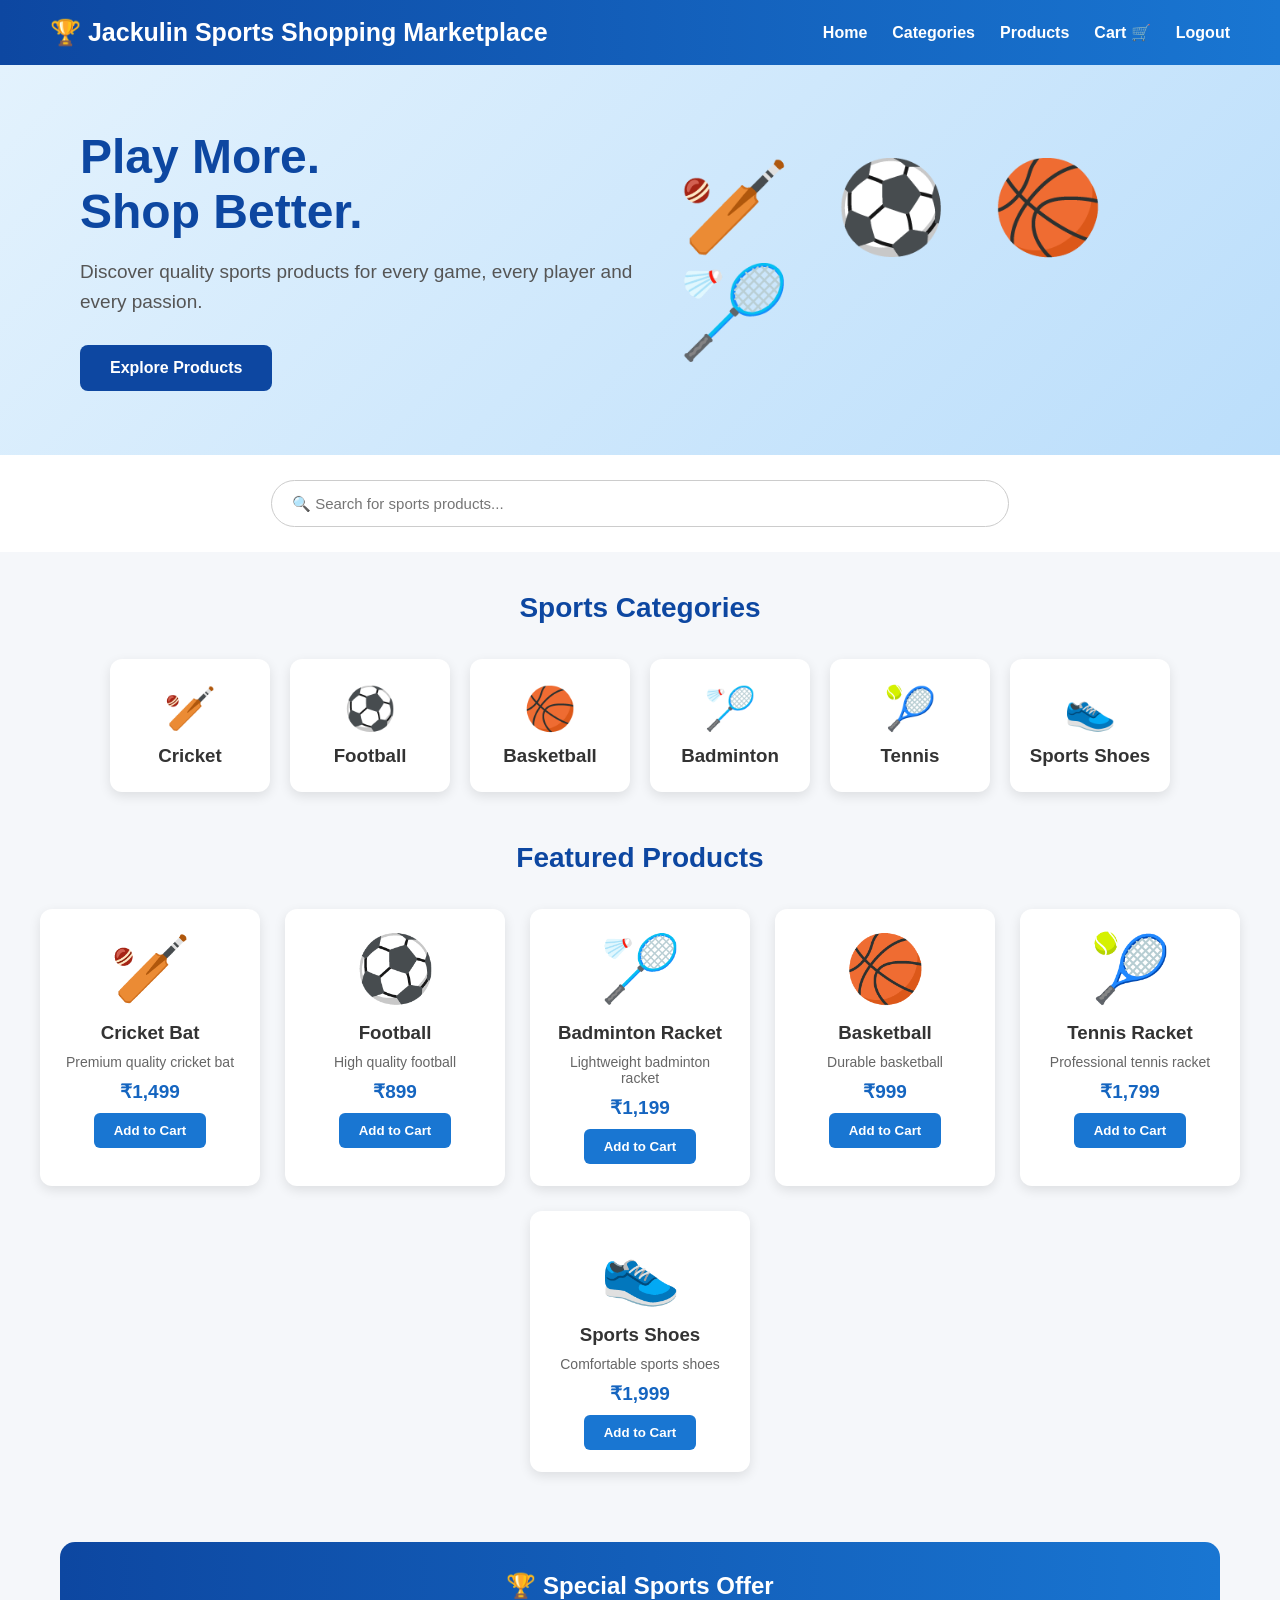
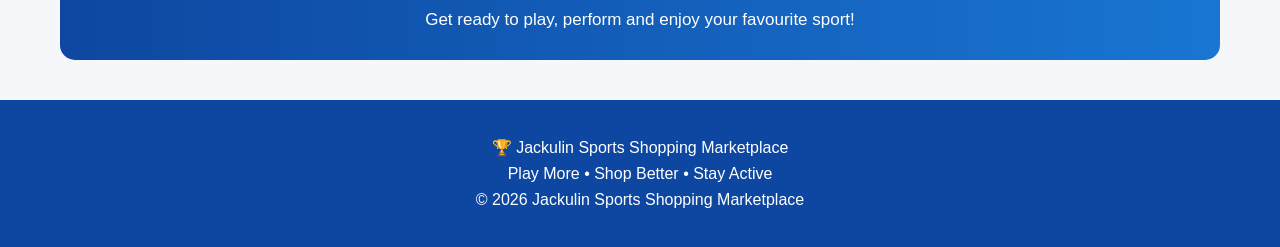
<file: home.html>
<!DOCTYPE html>
<html lang="en">

<head>
    <meta charset="UTF-8">
    <meta name="viewport" content="width=device-width, initial-scale=1.0">

    <title>Jackulin Sports Shopping Marketplace</title>

    <style>

        * {
            margin: 0;
            padding: 0;
            box-sizing: border-box;
        }

        body {
            font-family: Arial, sans-serif;
            background-color: #f5f7fa;
            color: #222;
        }

        /* ================= HEADER ================= */

        header {
            background: linear-gradient(90deg, #0d47a1, #1976d2);
            color: white;

            padding: 18px 50px;

            display: flex;
            justify-content: space-between;
            align-items: center;

            position: sticky;
            top: 0;
            z-index: 1000;
        }

        .logo {
            font-size: 25px;
            font-weight: bold;
        }

        nav {
            display: flex;
            align-items: center;
        }

        nav a {
            color: white;
            text-decoration: none;

            margin-left: 25px;

            font-weight: bold;
        }

        nav a:hover {
            color: #ffeb3b;
        }


        /* ================= HERO SECTION ================= */

        .hero {
            min-height: 390px;

            display: flex;
            justify-content: space-between;
            align-items: center;

            padding: 60px 80px;

            background: linear-gradient(
                135deg,
                #e3f2fd,
                #bbdefb
            );
        }

        .hero-content {
            max-width: 600px;
        }

        .hero-content h1 {
            font-size: 48px;
            color: #0d47a1;

            margin-bottom: 18px;
        }

        .hero-content p {
            font-size: 19px;
            color: #555;

            line-height: 1.6;

            margin-bottom: 28px;
        }

        .shop-btn {
            display: inline-block;

            padding: 14px 30px;

            background: #0d47a1;

            color: white;

            text-decoration: none;

            border-radius: 8px;

            font-weight: bold;
        }

        .shop-btn:hover {
            background: #1565c0;
        }

        .sports-icons {
            font-size: 90px;
            letter-spacing: 10px;
        }


        /* ================= SEARCH ================= */

        .search-section {
            background: white;

            text-align: center;

            padding: 25px;
        }

        .search {
            width: 60%;

            padding: 14px 20px;

            border: 1px solid #ccc;

            border-radius: 25px;

            font-size: 15px;
        }


        /* ================= SECTION TITLE ================= */

        .section-title {
            text-align: center;

            margin: 40px 0 25px;

            color: #0d47a1;

            font-size: 28px;
        }


        /* ================= CATEGORIES ================= */

        .categories {
            display: flex;

            justify-content: center;

            gap: 20px;

            flex-wrap: wrap;

            padding: 10px 40px;
        }

        .category {
            width: 160px;

            padding: 25px 10px;

            background: white;

            text-align: center;

            border-radius: 12px;

            box-shadow: 0 4px 12px rgba(0,0,0,0.10);

            cursor: pointer;

            transition: 0.3s;
        }

        .category:hover {
            transform: translateY(-6px);

            box-shadow: 0 8px 18px rgba(0,0,0,0.15);
        }

        .category-icon {
            font-size: 42px;

            margin-bottom: 12px;
        }

        .category h3 {
            color: #333;
        }


        /* ================= PRODUCTS ================= */

        .products {
            display: flex;

            justify-content: center;

            gap: 25px;

            flex-wrap: wrap;

            padding: 10px 40px 50px;
        }

        .product {
            width: 220px;

            background: white;

            padding: 22px;

            text-align: center;

            border-radius: 12px;

            box-shadow: 0 4px 12px rgba(0,0,0,0.10);

            transition: 0.3s;
        }

        .product:hover {
            transform: translateY(-6px);

            box-shadow: 0 8px 18px rgba(0,0,0,0.15);
        }

        .product-icon {
            font-size: 65px;

            margin-bottom: 15px;
        }

        .product h3 {
            margin-bottom: 10px;

            color: #333;
        }

        .product p {
            color: #666;

            font-size: 14px;

            margin-bottom: 10px;
        }

        .price {
            color: #1565c0 !important;

            font-size: 19px !important;

            font-weight: bold;
        }

        .cart-btn {
            border: none;

            padding: 10px 20px;

            background: #1976d2;

            color: white;

            border-radius: 6px;

            font-weight: bold;

            cursor: pointer;
        }

        .cart-btn:hover {
            background: #0d47a1;
        }


        /* ================= OFFER SECTION ================= */

        .offer {
            margin: 20px 60px 40px;

            padding: 30px;

            text-align: center;

            border-radius: 15px;

            background: linear-gradient(
                90deg,
                #0d47a1,
                #1976d2
            );

            color: white;
        }

        .offer h2 {
            margin-bottom: 10px;
        }

        .offer p {
            font-size: 17px;
        }


        /* ================= FOOTER ================= */

        footer {
            background: #0d47a1;

            color: white;

            text-align: center;

            padding: 30px;

            margin-top: 20px;
        }

        footer p {
            margin: 8px;
        }


        /* ================= MOBILE ================= */

        @media (max-width: 768px) {

            header {
                flex-direction: column;

                padding: 20px;
            }

            nav {
                margin-top: 15px;

                flex-wrap: wrap;

                justify-content: center;
            }

            nav a {
                margin: 8px;
            }

            .hero {
                flex-direction: column;

                text-align: center;

                padding: 50px 20px;
            }

            .hero-content h1 {
                font-size: 36px;
            }

            .sports-icons {
                margin-top: 30px;

                font-size: 60px;
            }

            .search {
                width: 90%;
            }

            .offer {
                margin: 20px;
            }
        }

    </style>

</head>


<body>


    <!-- ================= HEADER ================= -->

    <header>

        <div class="logo">
            🏆 Jackulin Sports Shopping Marketplace
        </div>

        <nav>

            <a href="home.html">
                Home
            </a>

            <a href="#categories">
                Categories
            </a>

            <a href="#products">
                Products
            </a>

            <a href="#">
                Cart 🛒
            </a>

            <a href="login.html">
                Logout
            </a>

        </nav>

    </header>



    <!-- ================= HERO ================= -->

    <section class="hero">

        <div class="hero-content">

            <h1>
                Play More.<br>
                Shop Better.
            </h1>

            <p>
                Discover quality sports products
                for every game, every player and
                every passion.
            </p>

            <a href="#products" class="shop-btn">
                Explore Products
            </a>

        </div>


        <div class="sports-icons">
            🏏 ⚽ 🏀 🏸
        </div>

    </section>



    <!-- ================= SEARCH ================= -->

    <section class="search-section">

        <input
            class="search"
            type="text"
            placeholder="🔍 Search for sports products..."
        >

    </section>



    <!-- ================= CATEGORIES ================= -->

    <h2
        class="section-title"
        id="categories"
    >
        Sports Categories
    </h2>


    <section class="categories">


        <div class="category">

            <div class="category-icon">
                🏏
            </div>

            <h3>
                Cricket
            </h3>

        </div>


        <div class="category">

            <div class="category-icon">
                ⚽
            </div>

            <h3>
                Football
            </h3>

        </div>


        <div class="category">

            <div class="category-icon">
                🏀
            </div>

            <h3>
                Basketball
            </h3>

        </div>


        <div class="category">

            <div class="category-icon">
                🏸
            </div>

            <h3>
                Badminton
            </h3>

        </div>


        <div class="category">

            <div class="category-icon">
                🎾
            </div>

            <h3>
                Tennis
            </h3>

        </div>


        <div class="category">

            <div class="category-icon">
                👟
            </div>

            <h3>
                Sports Shoes
            </h3>

        </div>


    </section>



    <!-- ================= FEATURED PRODUCTS ================= -->

    <h2
        class="section-title"
        id="products"
    >
        Featured Products
    </h2>


    <section class="products">


        <div class="product">

            <div class="product-icon">
                🏏
            </div>

            <h3>
                Cricket Bat
            </h3>

            <p>
                Premium quality cricket bat
            </p>

            <p class="price">
                ₹1,499
            </p>

            <button class="cart-btn">
                Add to Cart
            </button>

        </div>



        <div class="product">

            <div class="product-icon">
                ⚽
            </div>

            <h3>
                Football
            </h3>

            <p>
                High quality football
            </p>

            <p class="price">
                ₹899
            </p>

            <button class="cart-btn">
                Add to Cart
            </button>

        </div>



        <div class="product">

            <div class="product-icon">
                🏸
            </div>

            <h3>
                Badminton Racket
            </h3>

            <p>
                Lightweight badminton racket
            </p>

            <p class="price">
                ₹1,199
            </p>

            <button class="cart-btn">
                Add to Cart
            </button>

        </div>



        <div class="product">

            <div class="product-icon">
                🏀
            </div>

            <h3>
                Basketball
            </h3>

            <p>
                Durable basketball
            </p>

            <p class="price">
                ₹999
            </p>

            <button class="cart-btn">
                Add to Cart
            </button>

        </div>



        <div class="product">

            <div class="product-icon">
                🎾
            </div>

            <h3>
                Tennis Racket
            </h3>

            <p>
                Professional tennis racket
            </p>

            <p class="price">
                ₹1,799
            </p>

            <button class="cart-btn">
                Add to Cart
            </button>

        </div>



        <div class="product">

            <div class="product-icon">
                👟
            </div>

            <h3>
                Sports Shoes
            </h3>

            <p>
                Comfortable sports shoes
            </p>

            <p class="price">
                ₹1,999
            </p>

            <button class="cart-btn">
                Add to Cart
            </button>

        </div>


    </section>



    <!-- ================= OFFER ================= -->

    <section class="offer">

        <h2>
            🏆 Special Sports Offer
        </h2>

        <p>
            Get ready to play, perform and enjoy
            your favourite sport!
        </p>

    </section>



    <!-- ================= FOOTER ================= -->

    <footer>

        <p>
            🏆 Jackulin Sports Shopping Marketplace
        </p>

        <p>
            Play More • Shop Better • Stay Active
        </p>

        <p>
            © 2026 Jackulin Sports Shopping Marketplace
        </p>

    </footer>


</body>

</html>
</file>
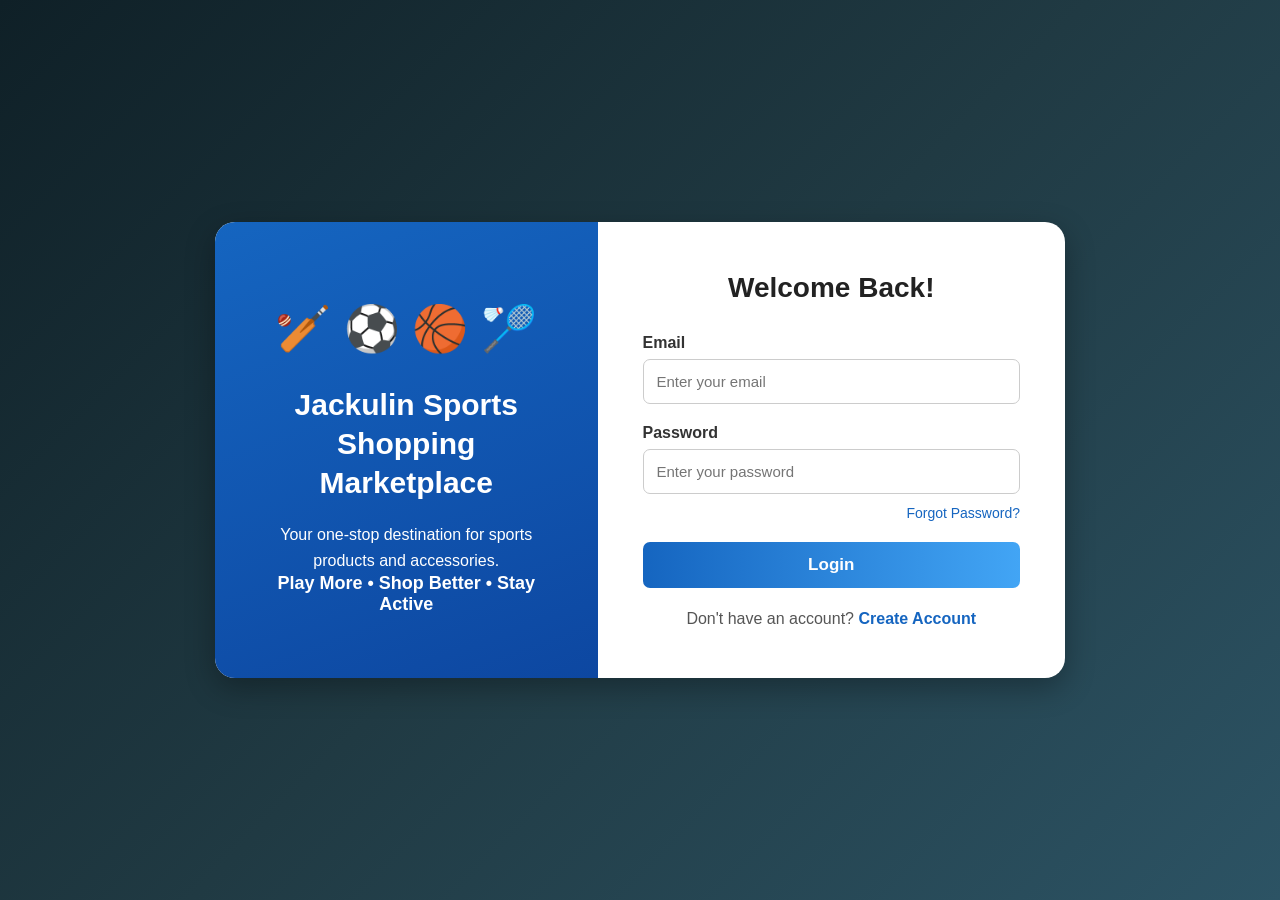
<file: login.html>
<!DOCTYPE html>
<html lang="en">
<head>
    <meta charset="UTF-8">
    <meta name="viewport" content="width=device-width, initial-scale=1.0">

    <title>Jackulinmart Sports Shopping Marketplace - Login</title>

    <style>
        * {
            margin: 0;
            padding: 0;
            box-sizing: border-box;
        }

        body {
            font-family: Arial, sans-serif;
            min-height: 100vh;
            display: flex;
            justify-content: center;
            align-items: center;
            background: linear-gradient(135deg, #0f2027, #203a43, #2c5364);
        }

        .login-container {
            width: 850px;
            display: flex;
            background: white;
            border-radius: 20px;
            overflow: hidden;
            box-shadow: 0 10px 30px rgba(0, 0, 0, 0.3);
        }

        /* Left Side */

        .welcome-section {
            width: 45%;
            padding: 50px 35px;
            background: linear-gradient(160deg, #1565c0, #0d47a1);
            color: white;
            text-align: center;
        }

        .welcome-section h1 {
            font-size: 30px;
            margin-top: 30px;
            line-height: 1.3;
        }

        .welcome-section p {
            margin-top: 20px;
            font-size: 16px;
            line-height: 1.6;
        }

        .sports-icons {
            font-size: 45px;
            margin: 30px 0;
        }

        .tagline {
            font-size: 18px;
            font-weight: bold;
        }

        /* Right Side */

        .login-section {
            width: 55%;
            padding: 50px 45px;
        }

        .login-section h2 {
            text-align: center;
            color: #222;
            margin-bottom: 30px;
            font-size: 28px;
        }

        label {
            display: block;
            margin-bottom: 7px;
            font-weight: bold;
            color: #333;
        }

        input {
            width: 100%;
            padding: 13px;
            margin-bottom: 20px;
            border: 1px solid #ccc;
            border-radius: 7px;
            font-size: 15px;
        }

        input:focus {
            outline: none;
            border-color: #1565c0;
        }

        .login-button {
            width: 100%;
            padding: 13px;
            border: none;
            border-radius: 7px;
            background: linear-gradient(90deg, #1565c0, #42a5f5);
            color: white;
            font-size: 17px;
            font-weight: bold;
            cursor: pointer;
        }

        .login-button:hover {
            opacity: 0.9;
        }

        .register-text {
            text-align: center;
            margin-top: 22px;
            color: #555;
        }

        .register-text a {
            color: #1565c0;
            font-weight: bold;
            text-decoration: none;
        }

        .forgot-password {
            text-align: right;
            margin-top: -10px;
            margin-bottom: 20px;
        }

        .forgot-password a {
            color: #1565c0;
            text-decoration: none;
            font-size: 14px;
        }
    </style>
</head>

<body>

    <div class="login-container">

        <!-- Welcome Section -->

        <div class="welcome-section">

            <div class="sports-icons">
                🏏 ⚽ 🏀 🏸
            </div>

            <h1>
                Jackulin Sports<br>
                Shopping Marketplace
            </h1>

            <p>
                Your one-stop destination for
                sports products and accessories.
            </p>

            <div class="tagline">
                Play More • Shop Better • Stay Active
            </div>

        </div>


        <!-- Login Section -->

        <div class="login-section">

            <h2>Welcome Back!</h2>

            <form action="home.html">

                <label>Email</label>

                <input
                    type="email"
                    placeholder="Enter your email"
                    required
                >

                <label>Password</label>

                <input
                    type="password"
                    placeholder="Enter your password"
                    required
                >

                <div class="forgot-password">
                    <a href="#">Forgot Password?</a>
                </div>

                <button class="login-button" type="submit">
                    Login
                </button>

            </form>

            <div class="register-text">
                Don't have an account?
                <a href="register.html">Create Account</a>
            </div>

        </div>

    </div>

</body>
</html>
</file>
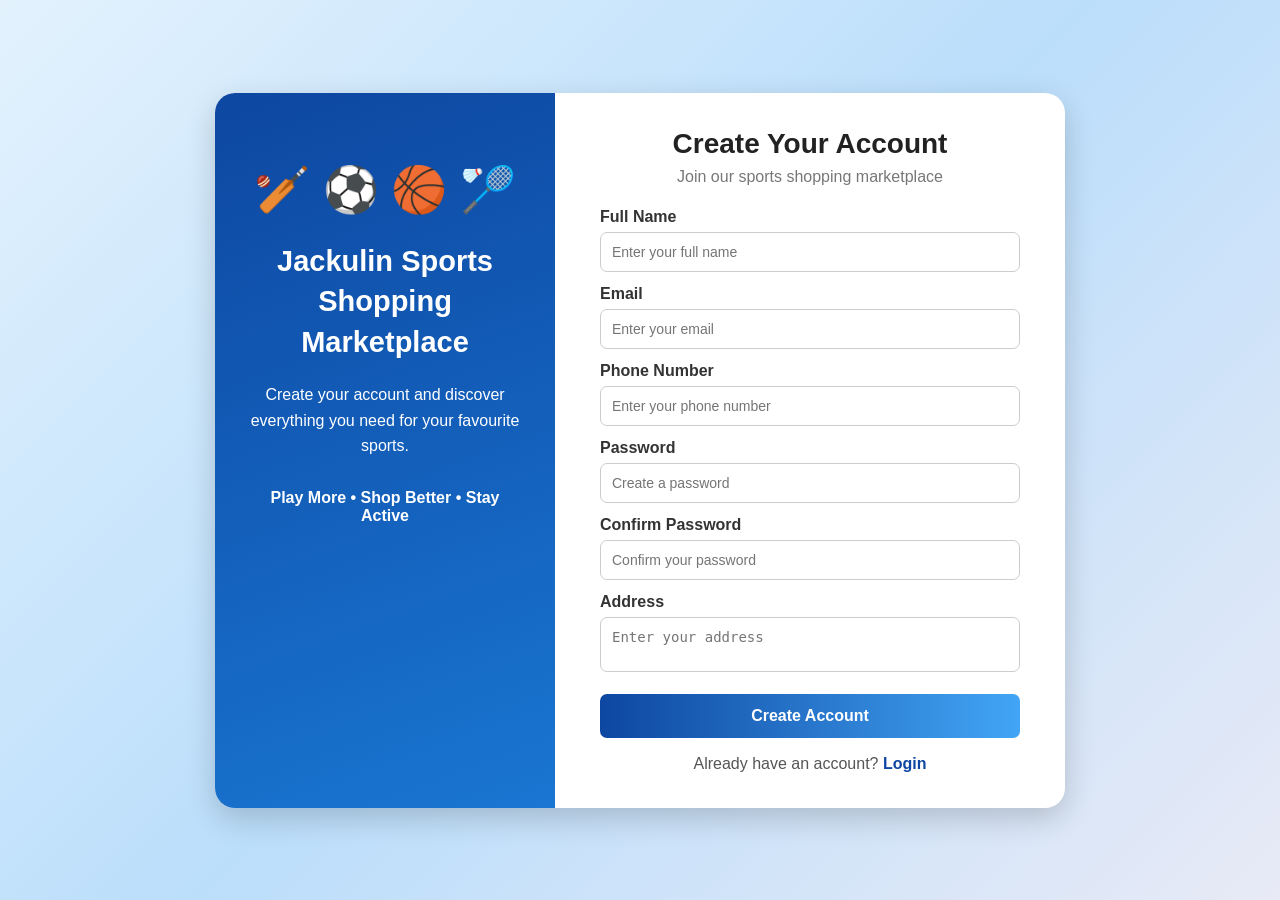
<file: register.html>
<!DOCTYPE html>
<html lang="en">

<head>
    <meta charset="UTF-8">
    <meta name="viewport" content="width=device-width, initial-scale=1.0">

    <title>Jackulin Sports Shopping Marketplace - Register</title>

    <style>

        * {
            margin: 0;
            padding: 0;
            box-sizing: border-box;
        }

        body {
            min-height: 100vh;

            font-family: Arial, sans-serif;

            display: flex;
            justify-content: center;
            align-items: center;

            background: linear-gradient(
                135deg,
                #e3f2fd,
                #bbdefb,
                #e8eaf6
            );
        }

        /* Main Container */

        .register-container {
            width: 850px;

            display: flex;

            background: white;

            border-radius: 20px;

            overflow: hidden;

            box-shadow: 0 10px 30px rgba(0,0,0,0.18);
        }

        /* Left Side */

        .sports-section {
            width: 40%;

            padding: 45px 30px;

            text-align: center;

            color: white;

            background: linear-gradient(
                160deg,
                #0d47a1,
                #1976d2
            );
        }

        .sports-icons {
            font-size: 45px;

            margin: 25px 0;
        }

        .sports-section h1 {
            font-size: 29px;

            line-height: 1.4;
        }

        .sports-section p {
            margin-top: 20px;

            font-size: 16px;

            line-height: 1.6;
        }

        .quote {
            margin-top: 30px;

            font-weight: bold;

            font-size: 16px;
        }

        /* Right Side */

        .form-section {
            width: 60%;

            padding: 35px 45px;
        }

        .form-section h2 {
            text-align: center;

            color: #222;

            font-size: 28px;

            margin-bottom: 8px;
        }

        .subtitle {
            text-align: center;

            color: #777;

            margin-bottom: 22px;
        }

        /* Input */

        .input-group {
            margin-bottom: 13px;
        }

        label {
            display: block;

            font-weight: bold;

            color: #333;

            margin-bottom: 6px;
        }

        input,
        textarea {
            width: 100%;

            padding: 11px;

            border: 1px solid #ccc;

            border-radius: 7px;

            font-size: 14px;
        }

        input:focus,
        textarea:focus {
            outline: none;

            border-color: #1976d2;
        }

        textarea {
            height: 55px;

            resize: none;
        }

        /* Register Button */

        .register-btn {
            width: 100%;

            padding: 13px;

            margin-top: 5px;

            border: none;

            border-radius: 7px;

            background: linear-gradient(
                90deg,
                #0d47a1,
                #42a5f5
            );

            color: white;

            font-size: 16px;

            font-weight: bold;

            cursor: pointer;
        }

        .register-btn:hover {
            opacity: 0.9;
        }

        /* Login */

        .login-text {
            text-align: center;

            margin-top: 17px;

            color: #555;
        }

        .login-text a {
            color: #0d47a1;

            font-weight: bold;

            text-decoration: none;
        }

    </style>

</head>


<body>


    <!-- ================= MAIN CONTAINER ================= -->

    <div class="register-container">


        <!-- ================= SPORTS SIDE ================= -->

        <div class="sports-section">

            <div class="sports-icons">
                🏏 ⚽ 🏀 🏸
            </div>

            <h1>
                Jackulin Sports<br>
                Shopping Marketplace
            </h1>

            <p>
                Create your account and discover
                everything you need for your
                favourite sports.
            </p>

            <div class="quote">
                Play More • Shop Better • Stay Active
            </div>

        </div>



        <!-- ================= FORM SIDE ================= -->

        <div class="form-section">

            <h2>
                Create Your Account
            </h2>

            <p class="subtitle">
                Join our sports shopping marketplace
            </p>


            <form action="login.html">


                <!-- Full Name -->

                <div class="input-group">

                    <label>
                        Full Name
                    </label>

                    <input
                        type="text"
                        placeholder="Enter your full name"
                        required
                    >

                </div>



                <!-- Email -->

                <div class="input-group">

                    <label>
                        Email
                    </label>

                    <input
                        type="email"
                        placeholder="Enter your email"
                        required
                    >

                </div>



                <!-- Phone -->

                <div class="input-group">

                    <label>
                        Phone Number
                    </label>

                    <input
                        type="tel"
                        placeholder="Enter your phone number"
                        required
                    >

                </div>



                <!-- Password -->

                <div class="input-group">

                    <label>
                        Password
                    </label>

                    <input
                        type="password"
                        placeholder="Create a password"
                        required
                    >

                </div>



                <!-- Confirm Password -->

                <div class="input-group">

                    <label>
                        Confirm Password
                    </label>

                    <input
                        type="password"
                        placeholder="Confirm your password"
                        required
                    >

                </div>



                <!-- Address -->

                <div class="input-group">

                    <label>
                        Address
                    </label>

                    <textarea
                        placeholder="Enter your address"
                    ></textarea>

                </div>



                <!-- Register -->

                <button
                    type="submit"
                    class="register-btn">

                    Create Account

                </button>


            </form>


            <!-- Login Link -->

            <div class="login-text">

                Already have an account?

                <a href="login.html">
                    Login
                </a>

            </div>

        </div>

    </div>


</body>

  </html>
</file>
